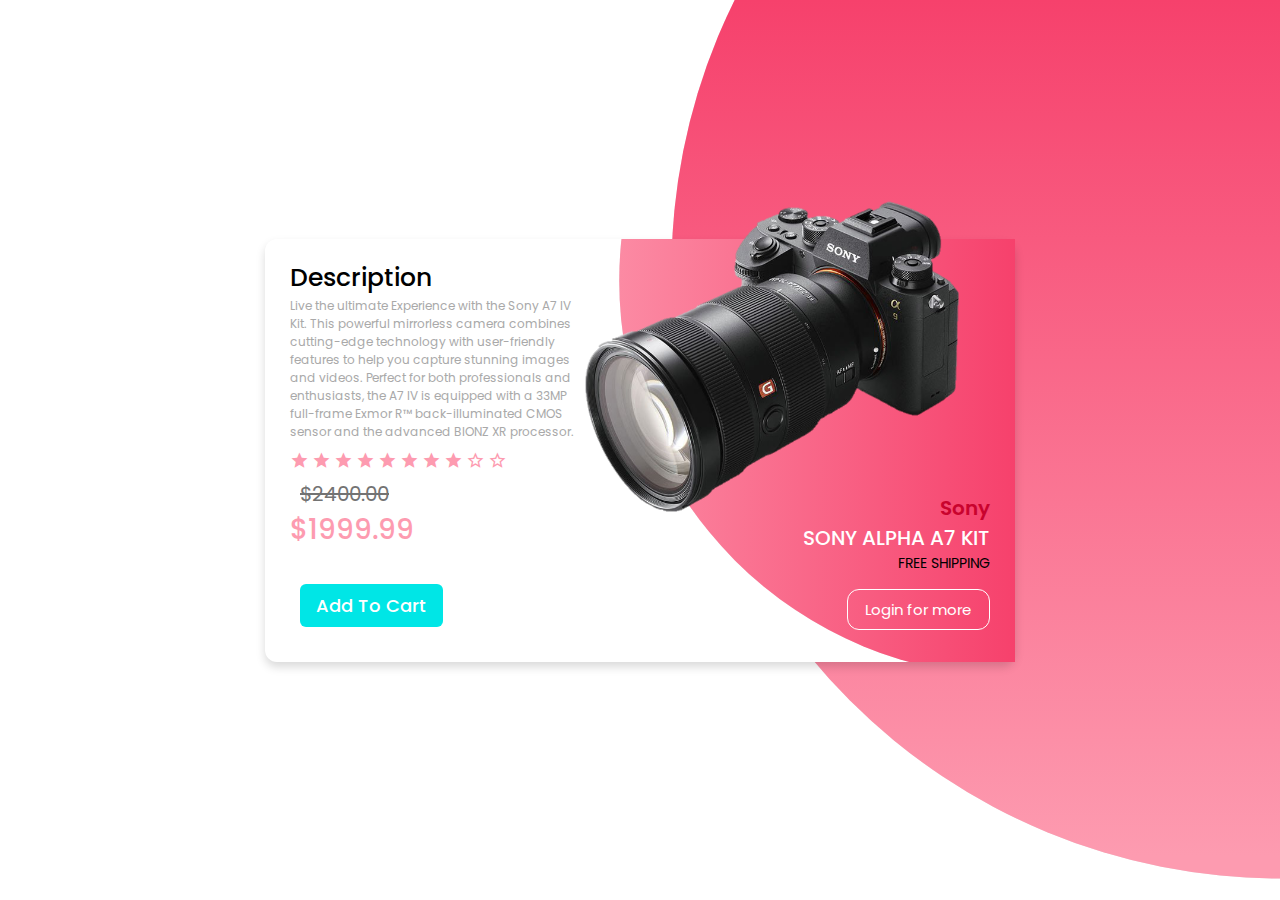
<file: index.html>
<!DOCTYPE html>
<html lang="en">
<head>
    <link href="product-card.css" rel="stylesheet">
    <link rel="preconnect" href="https://fonts.googleapis.com">
    <link href="https://fonts.googleapis.com/icon?family=Material+Icons"
      rel="stylesheet">
<link rel="preconnect" href="https://fonts.gstatic.com" crossorigin>
<link href="https://fonts.googleapis.com/css2?family=Poppins:ital,wght@0,100;0,200;0,300;0,400;0,500;0,600;0,700;0,800;0,900;1,100;1,200;1,300;1,400;1,500;1,600;1,700;1,800;1,900&display=swap" 
rel="stylesheet">
    <meta charset="UTF-8">
    <meta name="viewport" content="width=device-width, initial-scale=1.0">
    <title> Ecommerce Product Card</title>
</head>
<body>
    <main class="product">
        <section class="info">
          <div class="title">
            Description
          </div>
          <div class="descr">
            Live the ultimate Experience with
             the Sony A7 IV Kit. This powerful mirrorless camera combines cutting-edge technology with 
             user-friendly features to help you capture stunning images and videos. Perfect for both professionals and enthusiasts, the A7 IV is equipped with a 33MP full-frame Exmor
             R™ back-illuminated CMOS sensor and the advanced BIONZ XR processor.
          <div class="ratings">
            <i id="icon" class="material-icons">
              star
            </i>
            <i id="icon" class="material-icons">
              star
            </i>
            <i id="icon" class="material-icons">
              star
            </i>
            <i id="icon" class="material-icons">
              star
            </i>
            <i id="icon" class="material-icons">
              star
            </i>
            <i id="icon" class="material-icons">
              star
            </i>
            <i id="icon" class="material-icons">
              star
            </i>
            <i id="icon" class="material-icons">
              star
            </i>
            <i class="material-icons" id="icon2">
              star_border
            </i>
            <i class="material-icons" id="icon2">
              star_border
            </i>
          </div>
          <div class="price">
            <div class="old-price">
              $2400.00
            </div>
            <div class="new-price">
              $1999.99
            </div>
          </div>
          
        </section>
        <div class="cart-box"><button class="add-button">Add To Cart</button> </div>
        <section class="photo">
            <img src="images/camera.png" alt="camera" class="camera">
        </section>
        <section class="main-info">
          <div class="kind">Sony</div>
          <div class="name">SONY ALPHA A7 KIT</div>
          <div class="shipping">FREE SHIPPING</div>
          <div class="login">
            <button class="login-button">Login for more</button>
          </div>
        </section>

    </main>
</body>
</html>
</file>
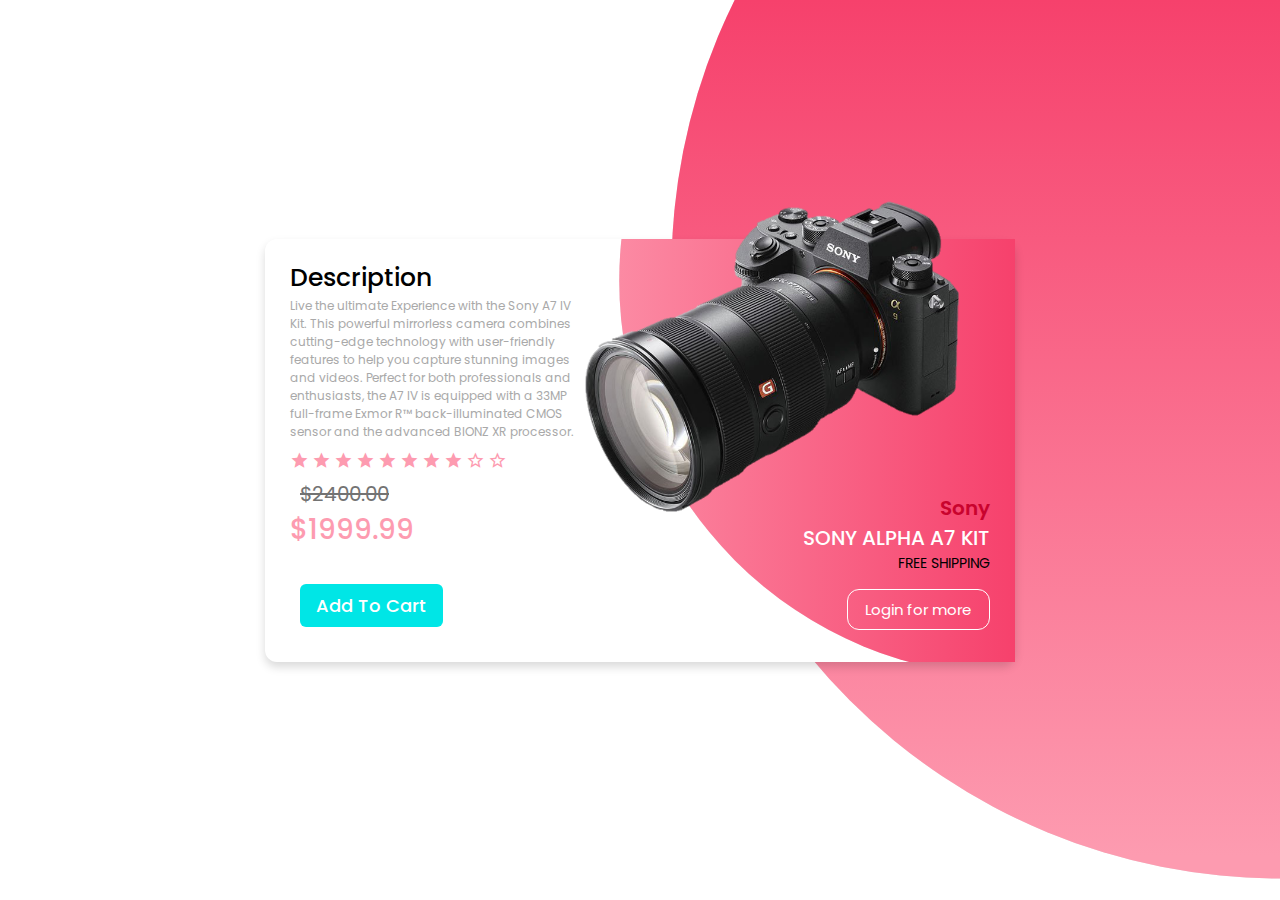
<file: product-card.html>
<!DOCTYPE html>
<html lang="en">
<head>
    <link href="product-card.css" rel="stylesheet">
    <link rel="preconnect" href="https://fonts.googleapis.com">
    <link href="https://fonts.googleapis.com/icon?family=Material+Icons"
      rel="stylesheet">
<link rel="preconnect" href="https://fonts.gstatic.com" crossorigin>
<link href="https://fonts.googleapis.com/css2?family=Poppins:ital,wght@0,100;0,200;0,300;0,400;0,500;0,600;0,700;0,800;0,900;1,100;1,200;1,300;1,400;1,500;1,600;1,700;1,800;1,900&display=swap" 
rel="stylesheet">
    <meta charset="UTF-8">
    <meta name="viewport" content="width=device-width, initial-scale=1.0">
    <title> Ecommerce Product Card</title>
</head>
<body>
    <main class="product">
        <section class="info">
          <div class="title">
            Description
          </div>
          <div class="descr">
            Live the ultimate Experience with
             the Sony A7 IV Kit. This powerful mirrorless camera combines cutting-edge technology with 
             user-friendly features to help you capture stunning images and videos. Perfect for both professionals and enthusiasts, the A7 IV is equipped with a 33MP full-frame Exmor
             R™ back-illuminated CMOS sensor and the advanced BIONZ XR processor.
          <div class="ratings">
            <i id="icon" class="material-icons">
              star
            </i>
            <i id="icon" class="material-icons">
              star
            </i>
            <i id="icon" class="material-icons">
              star
            </i>
            <i id="icon" class="material-icons">
              star
            </i>
            <i id="icon" class="material-icons">
              star
            </i>
            <i id="icon" class="material-icons">
              star
            </i>
            <i id="icon" class="material-icons">
              star
            </i>
            <i id="icon" class="material-icons">
              star
            </i>
            <i class="material-icons" id="icon2">
              star_border
            </i>
            <i class="material-icons" id="icon2">
              star_border
            </i>
          </div>
          <div class="price">
            <div class="old-price">
              $2400.00
            </div>
            <div class="new-price">
              $1999.99
            </div>
          </div>
          
        </section>
        <div class="cart-box"><button class="add-button">Add To Cart</button> </div>
        <section class="photo">
            <img src="images/camera.png" alt="camera" class="camera">
        </section>
        <section class="main-info">
          <div class="kind">Sony</div>
          <div class="name">SONY ALPHA A7 KIT</div>
          <div class="shipping">FREE SHIPPING</div>
          <div class="login">
            <button class="login-button">Login for more</button>
          </div>
        </section>

    </main>
</body>
</html>
</file>
<file: product-card.css>
*{
    margin: 0;
    padding: 0;
    font-family: "Poppins", sans-serif;
}
html ,body{
    display: flex;
    align-items: center;
    justify-content: center;
    height: 100%;
}

body::after{
    position: absolute;
    content: "";
    width: 100%;
    height:100%;
    clip-path: circle(55% at right 30%);
    background: #e6e6e6;
    background-image: linear-gradient( 0deg,  #fd9bb0 5%, #F6416C 100%);
}
.product{
    max-width: 750px;
    z-index: 1;
    
    background: #fff;
    border-radius: 12px;
    box-shadow: 0px 5px 10px rgba(0, 0, 0, 0.15);
    position: relative;
}
.product::before{
    position: absolute;
    content: "";
    width: 100%;
    height:100%;
    clip-path: circle(65% at right 10%);
    background: #e6e6e6;
    background-image: linear-gradient( to right,  #fd9bb0 35%, #F6416C 100%);
}
.camera{
    width:475px;
    top: -40px;
    right: -10px;
    position: absolute;
}
.descr{
    width: 41%;
    font-size: 12px;
    color:darkgray;
    line-height :18px;
}
.title{
    font-size: 25px;
    font-weight: 500;
}
.info{
    padding-left: 25px;
    padding-top: 20px;
}
.ratings{
    margin-top: 10px;
}
#icon{
    font-size: 19px;
    color: #fd9bb0 ;
}
#icon2{
    font-size: 19px;
    color: #fd9bb0;
}
.old-price{
    text-decoration: line-through;
    font-size: 20px;
    color: #737373;
    margin: 10px;
}
.new-price{
    font-size: 28px;
    color: #fd9bb0;
    margin-top: 18px;
    font-weight: 500;
}
.main-info{
    position: absolute;
    display: flex;
    flex-direction: column;
    align-items: end;
    bottom: 32px;
    right:25px;

}
.add-button{
    margin-top:80px ;
    outline: none;
    border:none;
    padding: 8px 16px;
    border-radius: 6px;
    font-size: 18px;
    font-weight: 500;
    color: #fff;
    background: #00e6e6;
    cursor: pointer;
    transition: background-color 0.15s;
}
.add-button:hover{
    background-color: #fd9bb0;
}
.cart-box{
    position: relative;
    bottom: 35px;
    left: 35px
}
.kind{
    font-size: 20px;
    font-weight: 600;
    color: #c9032e;
}
.name{
    font-size: 20px;
    font-weight: 500;
    color: #fff;
}
.shipping{
    font-size: 14px;
    font-weight: 400;
    margin-bottom: 15px;
    color: #000;
}
.login-button{
    outline: none;
    color: #fff;
    border: 1px solid #fff;
    border-radius: 12px;
    padding: 8px 17px;
    background: transparent;
    font-size: 15px;
    font-weight: 400;
    cursor: pointer;
    transition: background-color 0.15s;
}
.login-button:hover{
    background-color: #F6416C;
}
</file>
